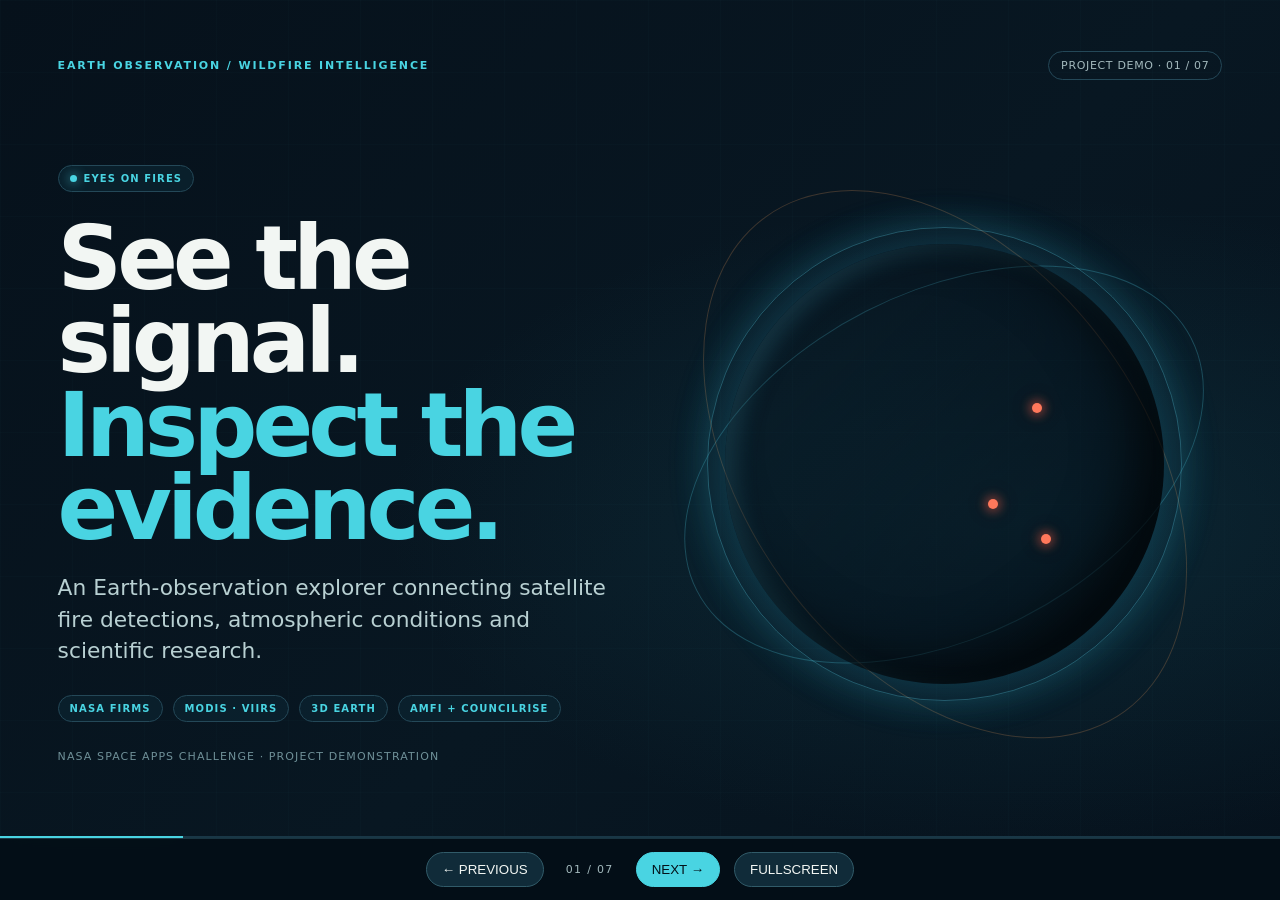
<file: public/demo/index.html>
<!doctype html>
<html lang="en">
<head>
<meta charset="utf-8">
<meta name="viewport" content="width=device-width,initial-scale=1">
<meta name="description" content="Seven-slide public demo of Eyes on Fires, an Earth-observation explorer for wildfire intelligence.">
<meta name="ai-assisted-development" content="ChatGPT and DeepSeek assisted code drafting, debugging, research organization, and presentation copy.">
<title>Eyes on Fires — Project Demo</title>
<style>
:root{--bg:#06111b;--panel:#0c202d;--panel2:#102b3a;--line:#244858;--cyan:#49d4e2;--mint:#8bd9bb;--amber:#f6a15a;--white:#f2f6f3;--muted:#a3b9bd;--dim:#6f9098}
*{box-sizing:border-box}html,body{margin:0;width:100%;height:100%;overflow:hidden;background:var(--bg);color:var(--white);font-family:Inter,ui-sans-serif,system-ui,-apple-system,"Segoe UI",sans-serif}
body{background-image:radial-gradient(ellipse at 80% 58%,rgba(23,88,104,.28),transparent 44%),linear-gradient(135deg,#06111b 0%,#081722 55%,#06121d 100%)}
.deck{position:relative;width:100%;height:100%;isolation:isolate}
.deck:before{content:"";position:absolute;inset:0;z-index:-1;opacity:.35;background-image:linear-gradient(rgba(71,142,153,.08) 1px,transparent 1px),linear-gradient(90deg,rgba(71,142,153,.08) 1px,transparent 1px);background-size:72px 72px}
.slide{position:absolute;inset:0;padding:clamp(20px,4vw,56px) clamp(20px,4.5vw,72px) 76px;display:none;overflow:auto;scrollbar-width:thin;scrollbar-color:#315766 transparent}
.slide.active{display:flex;flex-direction:column;animation:enter .28s ease-out}
@keyframes enter{from{opacity:.35;transform:translateY(8px)}to{opacity:1;transform:none}}
.topline{display:flex;align-items:center;justify-content:space-between;gap:16px;margin-bottom:30px}
.brand{font-size:11px;letter-spacing:.17em;color:var(--cyan);font-weight:800;text-transform:uppercase}
.status{border:1px solid var(--line);border-radius:20px;padding:7px 12px;color:var(--muted);font-size:11px;letter-spacing:.06em}
.kicker{font-size:11px;letter-spacing:.19em;text-transform:uppercase;color:var(--cyan);font-weight:800;margin-bottom:16px}
h1,h2,h3,p{margin-top:0}h1{font-size:clamp(48px,7vw,92px);line-height:.93;letter-spacing:-.055em;margin-bottom:22px;max-width:720px}
h2{font-size:clamp(30px,4vw,50px);line-height:1.02;letter-spacing:-.04em;margin-bottom:12px}
h3{font-size:18px;line-height:1.13;margin-bottom:10px}
.lead{font-size:clamp(16px,1.7vw,22px);line-height:1.45;color:#b8d0d2;max-width:750px}
.muted{color:var(--muted);line-height:1.5}
.small{font-size:12px;color:var(--dim);line-height:1.45}
.grid{display:grid;gap:14px}
.card{background:linear-gradient(150deg,rgba(16,43,58,.93),rgba(9,27,39,.96));border:1px solid var(--line);border-radius:18px;padding:20px;box-shadow:0 14px 40px rgba(0,0,0,.18)}
.tag{display:inline-flex;align-items:center;gap:7px;border:1px solid var(--line);border-radius:99px;padding:7px 11px;font-size:10px;letter-spacing:.11em;text-transform:uppercase;font-weight:800;color:var(--cyan);background:rgba(10,34,47,.8)}
.dot{width:7px;height:7px;border-radius:50%;display:inline-block;background:var(--cyan);box-shadow:0 0 12px currentColor}
.accent{color:var(--cyan)}.amber{color:var(--amber)}.mint{color:var(--mint)}
.cover{display:grid;grid-template-columns:1.03fr 1fr;gap:36px;align-items:center;min-height:calc(100% - 65px)}
.planet-wrap{position:relative;aspect-ratio:1;max-width:min(46vw,560px);justify-self:center;width:100%;display:grid;place-items:center}
.planet{width:79%;height:79%;border-radius:50%;background-image:linear-gradient(135deg,rgba(6,16,28,.06),rgba(3,10,19,.55)),url('https://eyes-on-fires-firms.onrender.com/assets/earth/blue_marble_2048.jpg');background-size:cover;background-position:center;box-shadow:0 0 50px rgba(42,164,201,.28),inset -28px -18px 55px rgba(0,0,0,.68),inset 10px 5px 22px rgba(87,197,227,.18);position:relative}
.planet:after{content:"";position:absolute;inset:-4%;border-radius:50%;border:1px solid rgba(88,201,227,.32);box-shadow:0 0 40px rgba(50,195,224,.18)}
.orbit{position:absolute;width:100%;height:62%;border:1px solid rgba(79,198,218,.28);border-radius:50%;transform:rotate(-27deg)}
.orbit.o2{width:110%;height:72%;transform:rotate(54deg);border-color:rgba(246,161,90,.22)}
.heat{position:absolute;width:10px;height:10px;border-radius:50%;background:#ff785b;box-shadow:0 0 8px 4px rgba(255,94,65,.35),0 0 24px rgba(255,94,65,.25)}
.heat.a{top:36%;left:70%}.heat.b{top:58%;left:60%}.heat.c{top:66%;left:72%}
.cover-meta{display:flex;flex-wrap:wrap;gap:10px;margin-top:28px}
.cover-bottom{font-size:11px;color:var(--dim);letter-spacing:.1em;margin-top:28px}
.app-layout{display:grid;grid-template-columns:minmax(0,1.75fr) minmax(250px,.8fr);gap:18px;min-height:0;flex:1}
.app-frame{border:1px solid #2d6071;border-radius:20px;overflow:hidden;background:#02070d;min-height:410px;position:relative}
.app-frame iframe{width:100%;height:100%;min-height:410px;border:0;background:#02070d}
.preview-shell{height:100%;min-height:410px;background:#030c14;padding:14px;display:flex;flex-direction:column;gap:12px}
.preview-nav{display:flex;gap:8px;align-items:center;flex-wrap:wrap;border-bottom:1px solid #244858;padding-bottom:12px}
.preview-nav span{font-size:9px;letter-spacing:.12em;font-weight:800;border:1px solid #315969;border-radius:999px;padding:8px 11px;color:#c4d9da}
.preview-nav span:first-child{color:#49d4e2;border-color:#49d4e2}
.preview-main{display:grid;grid-template-columns:1fr .78fr;gap:14px;flex:1;min-height:0}
.preview-earth{position:relative;min-height:260px;border-radius:14px;overflow:hidden;background:#071b2b;display:grid;place-items:center}
.preview-earth .sphere{width:min(82%,340px);aspect-ratio:1;border-radius:50%;position:relative;background-image:linear-gradient(135deg,rgba(5,15,27,.04),rgba(1,8,16,.5)),url('https://eyes-on-fires-firms.onrender.com/assets/earth/blue_marble_2048.jpg');background-size:cover;background-position:center;box-shadow:0 0 40px rgba(73,212,226,.22),inset -24px -15px 40px rgba(0,0,0,.65)}
.preview-earth .sphere:after{content:"";position:absolute;inset:-3%;border:1px solid rgba(73,212,226,.32);border-radius:50%}
.preview-earth i{position:absolute;width:10px;height:10px;border-radius:50%;background:#ff795e;box-shadow:0 0 14px 4px rgba(255,105,83,.45)}
.preview-earth i:nth-child(2){top:34%;left:67%}.preview-earth i:nth-child(3){top:62%;left:60%}.preview-earth i:nth-child(4){top:70%;left:76%}
.preview-layers{display:flex;flex-direction:column;gap:9px;justify-content:center}
.preview-layer{padding:13px;border:1px solid #244858;border-radius:12px;background:#102b3a}
.preview-layer b{display:block;font-size:12px;margin-bottom:5px}.preview-layer small{font-size:10px;color:#a3b9bd;line-height:1.4}
.preview-time{display:flex;gap:9px;align-items:center;border:1px solid #244858;border-radius:10px;padding:9px 12px;color:#9bb5bc;font-size:9px;letter-spacing:.11em;font-weight:800}
.preview-time span:first-child{color:#49d4e2}

.app-side{display:flex;flex-direction:column;gap:12px}
.callout{flex:1}
.callout .num{font-size:10px;letter-spacing:.16em;color:var(--amber);font-weight:800;margin-bottom:10px}
.callout h3{font-size:17px}
.callout p{font-size:13px;color:var(--muted);line-height:1.45;margin:0}
.layers{grid-template-columns:repeat(3,minmax(0,1fr));margin-top:28px}
.layer-card{min-height:245px;display:flex;flex-direction:column}
.layer-no{font-size:11px;font-weight:800;letter-spacing:.16em;margin-bottom:26px}
.layer-card ul{padding-left:18px;color:var(--muted);font-size:13px;line-height:1.8;margin:4px 0 20px}
.card-foot{border-top:1px solid var(--line);padding-top:13px;margin-top:auto;font-size:11px;font-weight:800;letter-spacing:.04em}
.modebar{display:flex;align-items:center;flex-wrap:wrap;gap:10px;margin-top:16px;padding:14px 18px;border:1px solid var(--line);border-radius:14px;background:rgba(6,24,36,.78)}
.modebar .mode{border:1px solid #315969;padding:8px 12px;border-radius:999px;font-size:10px;letter-spacing:.12em;font-weight:800;color:var(--cyan)}
.modebar .explain{font-size:12px;color:var(--muted);margin-left:auto;max-width:430px}
.flow{display:grid;grid-template-columns:repeat(5,minmax(0,1fr));gap:10px;margin-top:30px}
.step{position:relative;min-height:245px;padding:18px;border:1px solid var(--line);border-radius:16px;background:linear-gradient(150deg,#102c3b,#091b28)}
.step:not(:last-child):after{content:"";position:absolute;right:-11px;top:50%;width:11px;height:2px;background:var(--cyan)}
.step .number{font-size:11px;color:var(--amber);font-weight:800;letter-spacing:.14em}
.step h3{margin-top:22px;font-size:16px}
.step p{font-size:12px;color:var(--muted);line-height:1.5}
.metrics{display:grid;grid-template-columns:repeat(4,1fr);gap:10px;margin-top:18px;padding:18px;border:1px solid var(--line);border-radius:14px;background:#081b28}
.metric strong{font-size:24px;display:block}.metric span{font-size:10px;color:var(--muted)}
.lab-layout{display:grid;grid-template-columns:.8fr 1.5fr;gap:18px;margin-top:26px}
.menu-list{display:grid;gap:7px;margin-top:17px}
.menu-item{padding:10px 12px;border-radius:10px;background:#091b29;border:1px solid transparent;font-size:12px;color:var(--muted)}
.menu-item.sel{border-color:#34778a;background:#102d3c;color:var(--white)}
.metric-grid{display:grid;grid-template-columns:repeat(2,1fr);gap:10px}
.metric-card{border:1px solid #264b5c;border-radius:12px;padding:15px;background:#091c29}
.metric-card b{font-size:12px;color:var(--cyan);margin-right:10px}.metric-card strong{font-size:12px}
.metric-card p{font-size:11px;color:var(--muted);margin:9px 0 0}
.hygiene{margin-top:12px;padding:16px;border:1px solid #785a36;border-radius:14px;background:rgba(58,39,23,.3);font-size:12px;color:#d8d0c1;line-height:1.7}
.research{display:grid;grid-template-columns:repeat(3,1fr);gap:13px;margin-top:28px}
.research .card{min-height:270px;display:flex;flex-direction:column}
.research .state{display:inline-flex;font-size:9px;letter-spacing:.12em;font-weight:800;border:1px solid var(--line);border-radius:99px;padding:6px 9px;margin-bottom:26px;align-self:flex-start}
.research p{color:var(--muted);font-size:13px;line-height:1.55}
.research .foot{border-top:1px solid var(--line);padding-top:14px;margin-top:auto;font-size:10px;font-weight:800;letter-spacing:.07em}
.notice{margin-top:15px;border:1px solid #79543b;background:rgba(52,35,26,.55);border-radius:12px;padding:13px;text-align:center;font-size:12px;font-weight:700}
.future-layout{display:grid;grid-template-columns:1.45fr .8fr;gap:18px;margin-top:24px}
.roadmap{display:grid;gap:18px}
.roadrow{display:grid;grid-template-columns:58px 1fr;gap:12px;align-items:start}
.roadrow .stage{font-size:10px;letter-spacing:.15em;color:var(--cyan);font-weight:900;padding-top:2px}
.roadrow h3{font-size:15px;margin:0 0 5px}
.roadrow p{font-size:12px;color:var(--muted);margin:0}
.links a{display:block;color:var(--cyan);text-decoration:none;border:1px solid var(--line);padding:12px;border-radius:10px;margin-top:10px;font-size:12px}
.disclosure{margin-top:16px;padding:13px 16px;border:1px solid #364a51;border-radius:12px;background:#0a1b25;font-size:11px;color:var(--muted);line-height:1.45}
.controls{position:absolute;left:0;right:0;bottom:0;height:62px;display:flex;align-items:center;justify-content:center;gap:14px;border-top:1px solid rgba(69,132,149,.32);background:rgba(4,14,23,.93);backdrop-filter:blur(12px);z-index:50}
.controls button{background:#102b39;border:1px solid #315b69;color:var(--white);border-radius:999px;padding:9px 15px;font:700 11px inherit;cursor:pointer}
.controls button.primary{background:var(--cyan);color:#031119;border-color:var(--cyan)}
.counter{color:var(--muted);font-size:11px;letter-spacing:.12em;min-width:64px;text-align:center}
.progress{position:absolute;left:0;bottom:61px;height:3px;background:#193746;width:100%}
.progress>i{display:block;height:100%;width:14.2857%;background:var(--cyan);transition:width .2s}
@media(max-width:900px){.slide{padding:20px 18px 76px}.cover,.app-layout,.future-layout,.lab-layout{grid-template-columns:1fr}.planet-wrap{max-width:260px;order:-1}.cover{gap:8px}.cover h1{font-size:48px}.app-frame,.app-frame iframe{min-height:330px}.layers{grid-template-columns:1fr}.flow{grid-template-columns:1fr}.step{min-height:unset}.step:not(:last-child):after{display:none}.research{grid-template-columns:1fr}.research .card{min-height:unset}.metrics{grid-template-columns:repeat(2,1fr)}}
</style>
</head>
<body>
<div class="deck" id="deck">
<section class="slide active" data-title="Eyes on Fires">
 <div class="topline"><div class="brand">EARTH OBSERVATION / WILDFIRE INTELLIGENCE</div><div class="status">PROJECT DEMO · 01 / 07</div></div>
 <div class="cover">
  <div>
   <div class="tag"><i class="dot"></i> EYES ON FIRES</div>
   <h1 style="margin-top:25px">See the signal.<br><span class="accent">Inspect the evidence.</span></h1>
   <p class="lead">An Earth-observation explorer connecting satellite fire detections, atmospheric conditions and scientific research.</p>
   <div class="cover-meta"><span class="tag">NASA FIRMS</span><span class="tag">MODIS · VIIRS</span><span class="tag">3D EARTH</span><span class="tag">AMFI + COUNCILRISE</span></div>
   <div class="cover-bottom">NASA SPACE APPS CHALLENGE · PROJECT DEMONSTRATION</div>
  </div>
  <div class="planet-wrap"><div class="orbit"></div><div class="orbit o2"></div><div class="planet"><i class="heat a"></i><i class="heat b"></i><i class="heat c"></i></div></div>
 </div>
</section>
<section class="slide" data-title="The live explorer">
 <div class="topline"><div class="brand">01 / THE PRODUCT</div><div class="status">LIVE APPLICATION EMBED</div></div>
 <h2>One globe. Several ways to investigate Earth.</h2>
 <p class="muted">Navigate the planet, switch between Earth and Night IR, inspect a satellite detection and explore the historical timeline.</p>
 <div class="app-layout">
  <div class="app-frame"><div class="preview-shell">
   <div class="preview-nav"><span>EARTH</span><span>NIGHT IR</span><span>FIRE STORIES</span><span>SCIENCE LAB</span><span>MISSION GUIDE</span></div>
   <div class="preview-main"><div class="preview-earth"><div class="sphere"><i></i><i></i><i></i></div></div>
    <div class="preview-layers"><div class="preview-layer"><b>Satellite observations</b><small>MODIS / VIIRS thermal detections</small></div><div class="preview-layer"><b>Atmosphere & land</b><small>Temperature · VPD · wind · rain</small></div><div class="preview-layer"><b>Fire danger</b><small>Canadian FWI index</small></div></div>
   </div>
   <div class="preview-time"><span>HISTORICAL</span> · LIVE · FORECAST <span style="margin-left:auto">TIMELINE PLAYBACK</span></div>
  </div></div>
  <div class="app-side">
   <div class="card callout"><div class="num">01 / VIEW MODES</div><h3>Earth · Night IR · Fire Stories</h3><p>Change the visual context and open curated historical fire stories.</p></div>
   <div class="card callout"><div class="num" style="color:var(--cyan)">02 / SCIENCE LAB</div><h3>Metrics, missions, methods and readiness</h3><p>Open the research tools from the top navigation.</p></div>
   <div class="card callout"><div class="num" style="color:var(--mint)">03 / TIME CONTROLS</div><h3>Replay the observation archive</h3><p>Move through dates and inspect the satellite detections available for each period.</p></div>
   <a class="tag" href="https://eyes-on-fires-firms.onrender.com/" target="_blank" rel="noopener" style="justify-content:center;text-decoration:none">OPEN LIVE EXPLORER ↗</a>
  </div>
 </div>
</section>
<section class="slide" data-title="Earth intelligence layers">
 <div class="topline"><div class="brand">02 / EARTH INTELLIGENCE</div><div class="status">LAYER SELECTOR</div></div>
 <h2>Turn the globe into an instrument.</h2>
 <p class="muted">Choose a layer, choose a time mode, and inspect what the source data can support.</p>
 <div class="grid layers">
  <div class="card layer-card"><div class="layer-no accent">01 / OBSERVE</div><h3>Satellite observations</h3><ul><li>MODIS / VIIRS thermal detections</li><li>Terra · Aqua · Suomi-NPP</li><li>NOAA-20 · NOAA-21</li><li>Satellite orbit tracks</li></ul><div class="card-foot accent">DETECTIONS ≠ CONFIRMED WILDFIRES</div></div>
  <div class="card layer-card"><div class="layer-no mint">02 / ENVIRONMENT</div><h3>Atmosphere & land</h3><ul><li>Temperature · Humidity / VPD</li><li>Wind vectors · Precipitation</li><li>Soil moisture · Vegetation stress</li><li>CAPE / lightning context</li></ul><div class="card-foot mint">HISTORICAL · LIVE · FORECAST</div></div>
  <div class="card layer-card"><div class="layer-no amber">03 / INTERPRET</div><h3>Fire danger & research</h3><ul><li>Canadian FWI system</li><li>AMFI-02 readiness grid</li><li>Observation-opportunity audit</li><li>Source and evidence provenance</li></ul><div class="card-foot amber">FWI ≠ IGNITION PROBABILITY</div></div>
 </div>
 <div class="modebar"><span class="mode">HISTORICAL</span><span class="mode">LIVE</span><span class="mode">FORECAST +24 / +48 / +72H</span><span class="explain">ERA5-Land reanalysis is not a forecast; NWP forecast inputs are kept distinct.</span></div>
</section>
<section class="slide" data-title="From orbit to evidence">
 <div class="topline"><div class="brand">03 / DATA PIPELINE</div><div class="status">OBSERVATION QUALITY</div></div>
 <h2>From orbit data to inspectable evidence.</h2>
 <p class="muted">The pipeline checks where a satellite actually looked before interpreting what it did - or did not - detect.</p>
 <div class="flow">
  <div class="step"><div class="number">01 / ACQUIRE</div><h3>NASA FIRMS + LAADS</h3><p>MODIS / VIIRS fire, geolocation and cloud-mask granules.</p></div>
  <div class="step"><div class="number" style="color:var(--amber)">02 / SCREEN</div><h3>Coverage-aware selection</h3><p>Catalog candidates → coarse geolocation → exact footprint verification.</p></div>
  <div class="step"><div class="number" style="color:var(--mint)">03 / DECODE</div><h3>Product quality & geometry</h3><p>FireMask · cloud bits · view angle · valid pixels · source completeness.</p></div>
  <div class="step"><div class="number">04 / RECONCILE</div><h3>Historical event timelines</h3><p>Event location · active interval · timezone and date uncertainty.</p></div>
  <div class="step"><div class="number" style="color:var(--amber)">05 / REGISTER</div><h3>Observation evidence</h3><p>Detected · unobservable · uncertain. Qualified opportunities require evidence.</p></div>
 </div>
 <div class="metrics">
  <div class="metric"><strong>14 / 14</strong><span>granules acquired</span></div><div class="metric"><strong>1 / 14</strong><span>covered Alberta</span></div><div class="metric"><strong>13 / 14</strong><span>wrong-orbit passes rejected</span></div><div class="metric"><strong>0</strong><span>known valid cases missed</span></div>
 </div>
 <p class="small" style="margin-top:10px">One-week MODIS fixed-time selection test. The 5 km geolocation screen was validated on the known 14-granule set; full pixel-footprint verification remains required.</p>
</section>
<section class="slide" data-title="Science Lab">
 <div class="topline"><div class="brand">04 / SCIENCE LAB</div><div class="status">METHODS + AUDIT</div></div>
 <h2>The Science Lab makes the map auditable.</h2>
 <p class="muted">Explore the evidence and the methods behind each visualization - not just the glowing points.</p>
 <div class="lab-layout">
  <div class="card"><div class="brand">SCIENCE LAB / MENU</div><div class="menu-list">
   <div class="menu-item sel">● Detection Metrics M1–M4</div><div class="menu-item">Satellite Missions</div><div class="menu-item">2D Hotspot Map</div><div class="menu-item">Decisions D1–D3</div><div class="menu-item sel">● Methodology & Audit</div><div class="menu-item sel">● AMFI-02 Data Readiness</div><div class="menu-item">AMFI Discovery & FWI</div><div class="menu-item sel">● AMFI-PX Science Lab</div>
  </div></div>
  <div>
   <div class="card"><div class="brand" style="color:var(--amber)">DETECTION METRICS / OBSERVED DATA</div><div class="metric-grid" style="margin-top:16px">
    <div class="metric-card"><b>M1</b><strong>DETECTION COUNT</strong><p>How many thermal detections were observed?</p></div>
    <div class="metric-card"><b>M2c</b><strong>1 KM GEODESIC CLUSTERS</strong><p>Group nearby detections spatially.</p></div>
    <div class="metric-card"><b>M3</b><strong>SUMMED FRP</strong><p>Observed fire radiative power (MW).</p></div>
    <div class="metric-card"><b>M4c</b><strong>NADIR-FILTERED FRP</strong><p>Reduce scan-angle sensitivity.</p></div>
   </div></div>
   <div class="hygiene"><b style="color:var(--amber)">DATA-HYGIENE CONTROLS</b><br>Empty retrieval ≠ zero fires · Partial UTC day quarantined · Source/date/platform retained · View-angle sensitivity checked · Detections ≠ confirmed wildfires.</div>
  </div>
 </div>
</section>
<section class="slide" data-title="AMFI research">
 <div class="topline"><div class="brand">05 / AMFI RESEARCH</div><div class="status">NO OPERATIONAL CHAMPION</div></div>
 <h2>Research progress - with the brakes still working.</h2>
 <p class="muted">AMFI uses CouncilRise to formulate, test and challenge methods. A promising result is not promoted into an operational forecast.</p>
 <div class="research">
  <div class="card"><div class="state" style="color:var(--cyan)">AMFI-01 · ARCHIVED</div><div class="brand">SCIENTIFIC DISCOVERY</div><h3 style="margin-top:14px">D-AMFI-01</h3><p>The original target mixed repeat activity with new documented fire events. Decomposition was independently reproduced on the same data.</p><div class="foot accent">PROMISING_UNVALIDATED · NO CHAMPION</div></div>
  <div class="card"><div class="state" style="color:var(--amber)">AMFI-02 · ACQUISITION FOCUSED</div><div class="brand" style="color:var(--amber)">EVIDENCE READINESS</div><h3 style="margin-top:14px">What is missing?</h3><p>Independent event timelines, repeated valid observation opportunities, reporting coverage and archived forecast evidence.</p><div class="foot amber">PX-D-02 EMPIRICAL TEST · NO-GO</div></div>
  <div class="card"><div class="state" style="color:var(--mint)">AMFI-PX · CLOSED</div><div class="brand" style="color:var(--mint)">EXPLORATORY SEARCH</div><h3 style="margin-top:14px">PX-D-02</h3><p>Detection externalization remains a synthetic methodological principle. Thirteen exploratory rounds ended without an operational champion.</p><div class="foot mint">SYNTHETIC PRINCIPLE · FROZEN</div></div>
 </div>
 <div class="notice">CURRENTLY: observations + weather + fire danger. NOT YET: validated ignition probabilities or operational wildfire alerts.</div>
</section>
<section class="slide" data-title="The next frontier">
 <div class="topline"><div class="brand">06 / NEXT FRONTIER</div><div class="status">PROJECT ACCESS + DISCLOSURE</div></div>
 <h2>From seeing fires to understanding what comes next.</h2>
 <p class="muted">The long-term ambition is prospective wildfire intelligence - built only when the evidence can support it.</p>
 <div class="future-layout">
  <div class="card"><div class="brand">RESEARCH ROADMAP</div><div class="roadmap" style="margin-top:20px">
   <div class="roadrow"><div class="stage">NOW</div><div><h3>Complete observation and event evidence</h3><p>Coverage-aware acquisition · event timelines · observation quality</p></div></div>
   <div class="roadrow"><div class="stage" style="color:var(--amber)">NEXT</div><div><h3>Establish independent detection information</h3><p>Repeated opportunities · detection calibration · reporting coverage</p></div></div>
   <div class="roadrow"><div class="stage" style="color:var(--mint)">THEN</div><div><h3>Register a prospective prediction target</h3><p>Archived forecast inputs · lead time · independent evaluation</p></div></div>
   <div class="roadrow"><div class="stage">FUTURE</div><div><h3>Test and validate prediction methods</h3><p>Weather · fuel · lightning · terrain · human ignition factors</p></div></div>
  </div></div>
  <div class="card links"><div class="brand" style="color:var(--amber)">EXPLORE THE PROJECT</div><a href="https://eyes-on-fires-firms.onrender.com/" target="_blank" rel="noopener">↗ Live Earth explorer</a><a href="https://github.com/Just4Skii/firms-constellation-explorer" target="_blank" rel="noopener">↗ Source code on GitHub</a><a href="https://firms.modaps.eosdis.nasa.gov/" target="_blank" rel="noopener">↗ NASA FIRMS data</a><a href="https://ladsweb.modaps.eosdis.nasa.gov/" target="_blank" rel="noopener">↗ NASA LAADS DAAC</a></div>
 </div>
 <div class="disclosure"><b style="color:var(--amber);letter-spacing:.08em">AI-ASSISTED DEVELOPMENT DISCLOSURE</b><br>ChatGPT and DeepSeek assisted code drafting/debugging, research organization and presentation copy. The satellite observations and fire records shown are sourced from project datasets, not AI-generated observations or labels.</div>
</section>
<div class="progress"><i id="progress"></i></div>
<div class="controls"><button id="prev" type="button">← PREVIOUS</button><span class="counter" id="counter">01 / 07</span><button id="next" class="primary" type="button">NEXT →</button><button id="full" type="button">FULLSCREEN</button></div>
</div>
<script>
(function(){
 const slides=[...document.querySelectorAll('.slide')],counter=document.getElementById('counter'),progress=document.getElementById('progress');let index=0;
 function show(n){index=Math.max(0,Math.min(slides.length-1,n));slides.forEach((s,i)=>s.classList.toggle('active',i===index));counter.textContent=String(index+1).padStart(2,'0')+' / 07';progress.style.width=((index+1)/7*100)+'%';document.getElementById('prev').disabled=index===0;document.getElementById('next').textContent=index===6?'RESTART ↻':'NEXT →';}
 document.getElementById('prev').addEventListener('click',()=>show(index-1));
 document.getElementById('next').addEventListener('click',()=>show(index===6?0:index+1));
 document.getElementById('full').addEventListener('click',()=>{if(!document.fullscreenElement)document.documentElement.requestFullscreen?.();else document.exitFullscreen?.();});
 window.addEventListener('keydown',e=>{if(['ArrowRight','PageDown',' '].includes(e.key)){e.preventDefault();show(index===6?6:index+1)}if(['ArrowLeft','PageUp'].includes(e.key)){e.preventDefault();show(index-1)}if(e.key==='Home')show(0);if(e.key==='End')show(6)});
 show(0);
})();
</script>
</body>
</html>
</file>
